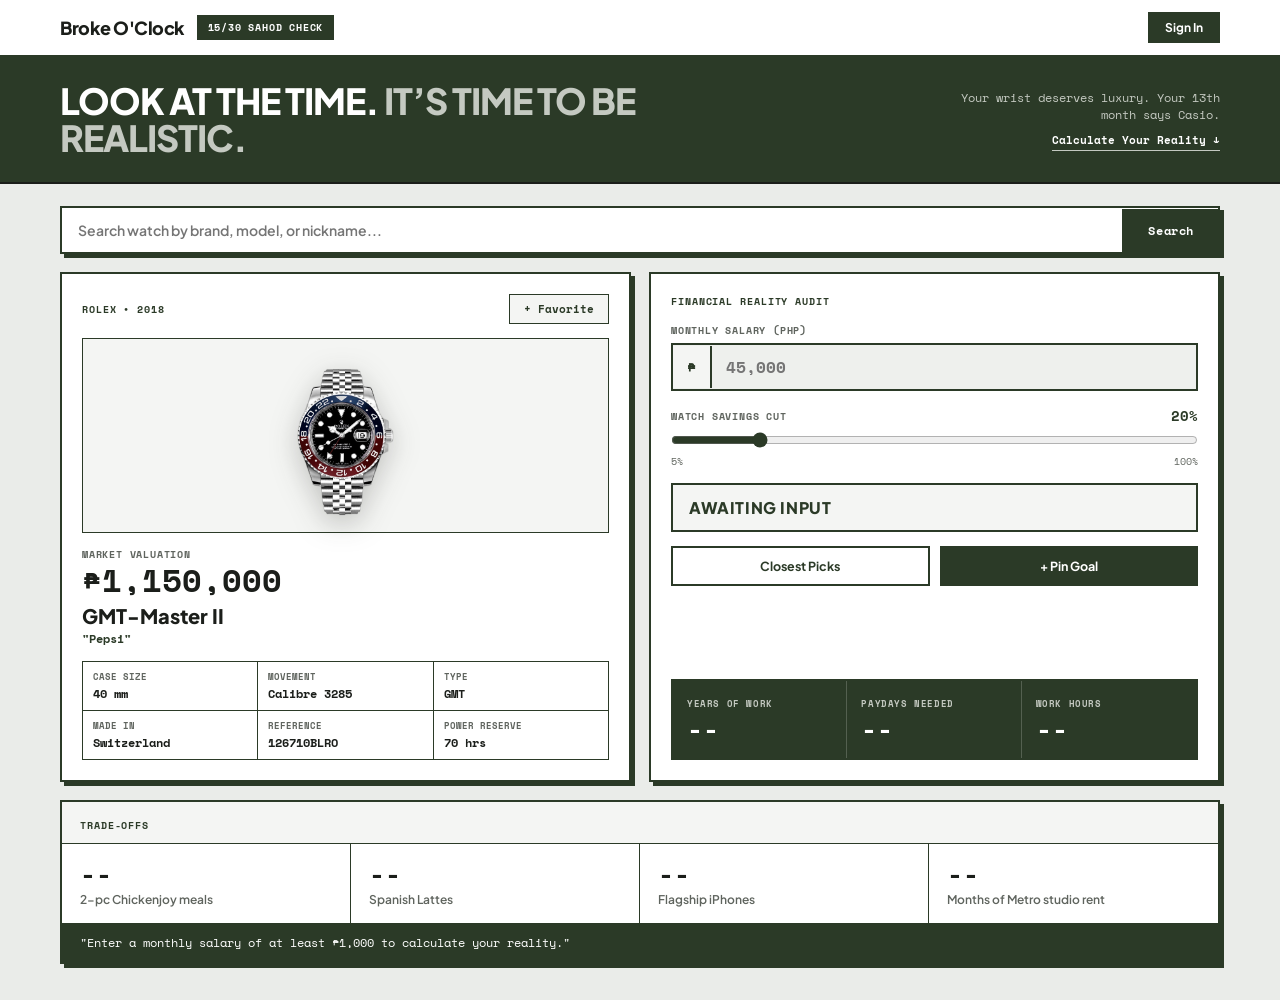
<file: index.html>
<!DOCTYPE html>
<html lang="en">
<head>
  <meta charset="UTF-8" />
  <meta name="viewport" content="width=device-width, initial-scale=1.0" />
  <title>Broke O'Clock — Salary to Watch Reality Check</title>
  <link rel="stylesheet" href="style.css" />
  <link rel="preconnect" href="https://fonts.googleapis.com">
  <link rel="preconnect" href="https://fonts.gstatic.com" crossorigin>
  <link href="https://fonts.googleapis.com/css2?family=Plus+Jakarta+Sans:wght@500;600;700;800&family=Space+Mono:wght@400;700&display=swap" rel="stylesheet">
</head>
<body class="app-body">

  <!-- Sticky Top Navigation Bar -->
  <header class="top-nav">
    <div class="nav-container">
      <div class="nav-left">
        <a href="#top" class="brand-logo">Broke O'Clock</a>
        <span class="sahod-pill">15/30 SAHOD CHECK</span>
      </div>

      <div class="nav-right">
        <button type="button" id="nav-favorites-btn" class="nav-outline-btn hidden">
          Favorites (<span id="favorites-count">0</span>)
        </button>
        <button type="button" id="nav-goals-btn" class="nav-outline-btn hidden">
          Grail Goals (<span id="goals-count">0</span>)
        </button>
        <span id="nav-user-badge" class="nav-user-pill hidden"></span>
        <button type="button" id="nav-auth-btn" class="nav-solid-btn">Sign In</button>
      </div>
    </div>
  </header>

  <!-- Compact Editorial Hero Banner -->
  <section id="top" class="hero-banner">
    <div class="hero-container">
      <h1 class="hero-title">
        LOOK AT THE TIME. <span class="hero-accent">IT’S TIME TO BE REALISTIC.</span>
      </h1>
      <div class="hero-side">
        <p class="hero-sub">
          Your wrist deserves luxury. Your 13th month says Casio.
        </p>
        <a href="#dashboard" class="hero-scroll-link">Calculate Your Reality ↓</a>
      </div>
    </div>
  </section>

  <!-- Main Calculator Workspace -->
  <main id="dashboard" class="workspace">
    <div class="workspace-container">

      <!-- Full-Width Search Bar -->
      <div class="search-box-wrap">
        <div class="search-bar">
          <input
            type="text"
            id="watch-search"
            placeholder="Search watch by brand, model, or nickname..."
            autocomplete="off"
          />
          <button type="button" id="search-btn" class="search-submit-btn">Search</button>
        </div>
        <div id="search-dropdown" class="search-results-list hidden"></div>
      </div>

      <!-- Two-Column Main Grid: Watch Card + Financial Reality Audit -->
      <div class="main-grid">

        <!-- Left Card: Selected Watch & Specifications -->
        <section class="brutal-card watch-panel">
          <div class="watch-panel-head">
            <span id="watch-brand-year" class="mono-meta">WATCH BRAND • YEAR</span>
            <button type="button" id="favorite-toggle-btn" class="fav-btn">+ Favorite</button>
          </div>

          <div class="watch-visual-stage">
            <img id="watch-img" src="" alt="Selected Watch" class="hidden" />
            <div id="image-placeholder" class="watch-placeholder">
              <span>Select a watch from search</span>
            </div>
          </div>

          <div class="watch-valuation-block">
            <span class="mono-micro">MARKET VALUATION</span>
            <div id="watch-price" class="valuation-amount">₱0</div>
            <h2 id="watch-model" class="watch-model-name">Select a watch</h2>
            <p id="watch-nickname" class="watch-nick-tag"></p>
          </div>

          <div class="specs-table">
            <div class="spec-cell">
              <span class="spec-lbl">CASE SIZE</span>
              <span id="spec-case" class="spec-val">-- mm</span>
            </div>
            <div class="spec-cell">
              <span class="spec-lbl">MOVEMENT</span>
              <span id="spec-movement" class="spec-val">--</span>
            </div>
            <div class="spec-cell">
              <span class="spec-lbl">TYPE</span>
              <span id="spec-category" class="spec-val">--</span>
            </div>
            <div class="spec-cell">
              <span class="spec-lbl">MADE IN</span>
              <span id="spec-origin" class="spec-val">--</span>
            </div>
            <div class="spec-cell">
              <span class="spec-lbl">REFERENCE</span>
              <span id="spec-ref" class="spec-val">--</span>
            </div>
            <div class="spec-cell">
              <span class="spec-lbl">POWER RESERVE</span>
              <span id="spec-reserve" class="spec-val">--</span>
            </div>
          </div>
        </section>

        <!-- Right Card: Financial Reality Audit -->
        <section class="brutal-card audit-panel">
          <div class="audit-top">
            <span class="mono-meta">FINANCIAL REALITY AUDIT</span>

            <div class="field-group">
              <label for="monthly-salary" class="mono-micro">MONTHLY SALARY (PHP)</label>
              <div class="salary-input-row">
                <span class="php-prefix">₱</span>
                <input type="number" id="monthly-salary" placeholder="45,000" min="1" />
              </div>
            </div>

            <div class="field-group">
              <div class="slider-header">
                <label for="savings-rate" class="mono-micro">WATCH SAVINGS CUT</label>
                <span id="savings-display" class="slider-readout">20%</span>
              </div>
              <input type="range" id="savings-rate" min="5" max="100" value="20" step="5" />
              <div class="slider-bounds">
                <span>5%</span>
                <span>100%</span>
              </div>
            </div>

            <div id="verdict-badge" class="verdict-banner">AWAITING INPUT</div>

            <div class="audit-actions-row">
              <button type="button" id="affordable-btn" class="action-outline-btn">Closest Picks</button>
              <button type="button" id="pin-goal-btn" class="action-solid-btn">+ Pin Goal</button>
            </div>
          </div>

          <div class="audit-stats-grid">
            <div class="audit-stat-box">
              <span class="stat-top-lbl">YEARS OF WORK</span>
              <span id="out-years" class="stat-big-num">--</span>
            </div>
            <div class="audit-stat-box">
              <span class="stat-top-lbl">PAYDAYS NEEDED</span>
              <span id="out-cutoffs" class="stat-big-num">--</span>
            </div>
            <div class="audit-stat-box">
              <span class="stat-top-lbl">WORK HOURS</span>
              <span id="out-hours" class="stat-big-num">--</span>
            </div>
          </div>
        </section>

      </div>

      <!-- Full-Width Bottom Card: Trade-Offs -->
      <section class="brutal-card tradeoffs-panel">
        <div class="tradeoffs-head-row">
          <span class="mono-meta">TRADE-OFFS</span>
        </div>

        <div id="equivalents-grid" class="tradeoffs-grid">
          <div class="tradeoff-cell">
            <span id="eq-chicken" class="tradeoff-num">--</span>
            <span class="tradeoff-desc">2-pc Chickenjoy meals</span>
          </div>
          <div class="tradeoff-cell">
            <span id="eq-coffee" class="tradeoff-num">--</span>
            <span class="tradeoff-desc">Spanish Lattes</span>
          </div>
          <div class="tradeoff-cell">
            <span id="eq-iphones" class="tradeoff-num">--</span>
            <span class="tradeoff-desc">Flagship iPhones</span>
          </div>
          <div class="tradeoff-cell">
            <span id="eq-rent" class="tradeoff-num">--</span>
            <span class="tradeoff-desc">Months of Metro studio rent</span>
          </div>
        </div>

        <div class="tradeoffs-quote-bar">
          <p id="humor-quote">"Enter your salary above to calculate your reality."</p>
        </div>
      </section>

    </div>
  </main>

  <!-- Slide-Over Drawer: Favorites & Grail Goals (Frame 3) -->
  <div id="ledger-backdrop" class="overlay-backdrop hidden">
    <aside class="ledger-drawer" aria-label="Favorites and Grail Goals">
      <div class="drawer-top-bar">
        <h2 class="drawer-heading">FAVORITES (<span id="drawer-fav-count">0</span>)</h2>
        <button type="button" id="ledger-close-btn" class="square-close-btn" aria-label="Close drawer">×</button>
      </div>

      <div class="drawer-scroll-area">
        <!-- Favorites Section -->
        <div id="drawer-favorites-section" class="drawer-section">
          <div id="favorites-list" class="favorites-ledger-list"></div>
        </div>

        <!-- Grail Goals Section -->
        <div id="drawer-goals-section" class="drawer-section">
          <div class="goals-section-header">
            <h3 class="drawer-subheading">MY GRAIL GOALS</h3>
            <span class="sahod-pill">15/30 SAHOD LEDGER</span>
          </div>
          <p id="goals-status-msg" class="drawer-helper-text"></p>
          <div id="goals-list" class="goals-ledger-list"></div>
        </div>
      </div>
    </aside>
  </div>

  <!-- Centered Modal: Top 5 Closest Watches (Frame 4) -->
  <div id="affordable-backdrop" class="overlay-backdrop centered-overlay hidden">
    <div class="brutal-modal">
      <div class="modal-header-block">
        <div class="modal-title-side">
          <span class="sahod-pill">REALISTIC TARGETS</span>
          <h2 class="modal-big-title">TOP 5 CLOSEST WATCHES</h2>
          <p id="affordable-summary" class="modal-sub-mono">Enter your salary to see your fastest targets.</p>
        </div>
        <button type="button" id="affordable-close-btn" class="square-close-btn" aria-label="Close modal">×</button>
      </div>

      <div id="affordable-list" class="closest-table-list"></div>
    </div>
  </div>

  <script src="app.js"></script>
</body>
</html>
</file>
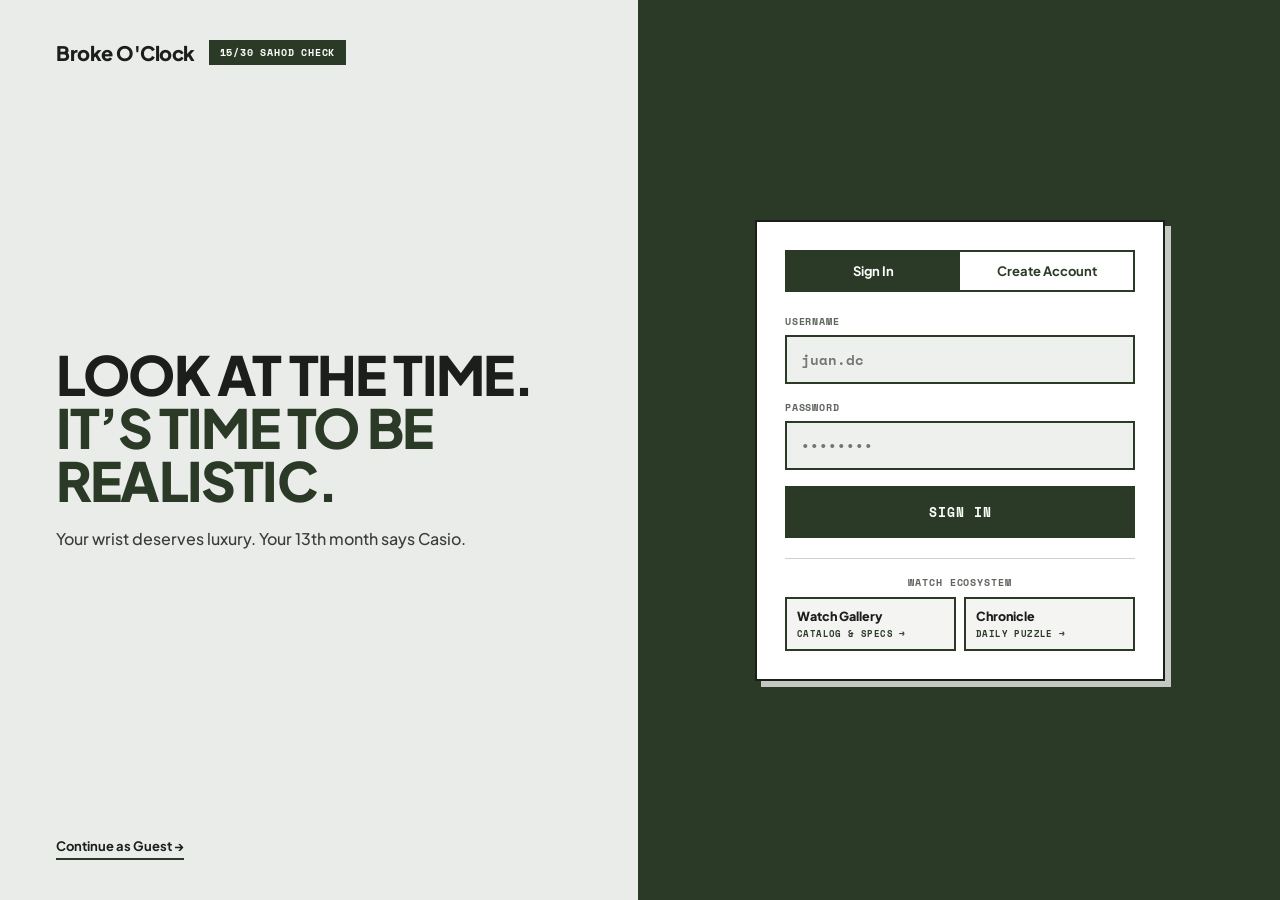
<file: login.html>
<!DOCTYPE html>
<html lang="en">
<head>
  <meta charset="UTF-8" />
  <meta name="viewport" content="width=device-width, initial-scale=1.0" />
  <title>Broke O'Clock — Sign In</title>
  <link rel="stylesheet" href="style.css" />
  <link rel="preconnect" href="https://fonts.googleapis.com">
  <link rel="preconnect" href="https://fonts.gstatic.com" crossorigin>
  <link href="https://fonts.googleapis.com/css2?family=Plus+Jakarta+Sans:wght@500;600;700;800&family=Space+Mono:wght@400;700&display=swap" rel="stylesheet">
</head>
<body class="login-body">

  <main class="login-split">
    <!-- Brand and pitch -->
    <section class="login-left">
      <div class="login-brand-row">
        <span class="login-brand-name">Broke O'Clock</span>
        <span class="sahod-pill">15/30 SAHOD CHECK</span>
      </div>

      <div class="login-hero-block">
        <h1 class="login-headline">
          LOOK AT THE TIME. <span class="headline-accent">IT’S TIME TO BE REALISTIC.</span>
        </h1>
        <p class="login-quote">
          Your wrist deserves luxury. Your 13th month says Casio.
        </p>
      </div>

      <div class="login-guest-row">
        <a href="index.html" id="guest-continue-link" class="guest-link">Continue as Guest →</a>
      </div>
    </section>

    <!-- Auth card -->
    <section class="login-right">
      <div class="auth-box">
        <div class="auth-tabs" role="tablist">
          <button type="button" id="tab-signin" class="auth-tab active" aria-selected="true">Sign In</button>
          <button type="button" id="tab-register" class="auth-tab" aria-selected="false">Create Account</button>
        </div>

        <form id="auth-form" class="auth-form">
          <div class="auth-field">
            <label for="auth-username">USERNAME</label>
            <input
              type="text"
              id="auth-username"
              placeholder="juan.dc"
              required
              minlength="3"
              maxlength="50"
              autocomplete="username"
            />
          </div>

          <div class="auth-field">
            <label for="auth-password">PASSWORD</label>
            <input
              type="password"
              id="auth-password"
              placeholder="••••••••"
              required
              minlength="4"
              maxlength="72"
              autocomplete="current-password"
            />
          </div>

          <div id="auth-message" class="auth-alert hidden" role="alert"></div>

          <button type="submit" id="auth-submit-btn" class="auth-submit">SIGN IN</button>
        </form>

        <!-- Ecosystem Switcher -->
        <div class="ecosystem-box">
          <span class="ecosystem-label">WATCH ECOSYSTEM</span>
          <div class="ecosystem-grid">
            <a href="https://watch-gallery-ph.vercel.app" target="_blank" rel="noopener noreferrer" class="ecosystem-link">
              <span class="ecosystem-name">Watch Gallery</span>
              <span class="ecosystem-desc">CATALOG &amp; SPECS &rarr;</span>
            </a>
            <a href="https://chronicle-ph.vercel.app" target="_blank" rel="noopener noreferrer" class="ecosystem-link">
              <span class="ecosystem-name">Chronicle</span>
              <span class="ecosystem-desc">DAILY PUZZLE &rarr;</span>
            </a>
          </div>
        </div>
      </div>
    </section>
  </main>

  <script src="app.js"></script>
</body>
</html>
</file>
<file: style.css>
:root {
  --c-olive: #2B3A27;
  --c-olive-deep: #1E291B;
  --c-cream: #FFFFFF;
  --c-parchment: #EAECE9;
  --c-input: #EEF0ED;
  --c-tile: #F4F5F3;
  --c-border-soft: #CDD1CB;
  --c-ink: #1B1E1A;
  --c-muted: #5F645E;
  --c-tan: #C4C9C1;
  --c-danger: #A62626;
  --c-danger-bg: #FBE9E9;

  --font-sans: 'Plus Jakarta Sans', sans-serif;
  --font-mono: 'Space Mono', monospace;
}

/* Base reset */
* {
  box-sizing: border-box;
  margin: 0;
  padding: 0;
}

.hidden {
  display: none !important;
}

html {
  scroll-behavior: smooth;
}

body {
  background-color: var(--c-parchment);
  color: var(--c-ink);
  font-family: var(--font-sans);
  min-height: 100vh;
}

/* Split-screen login page */
.login-body {
  background-color: var(--c-parchment);
  min-height: 100vh;
}

.login-split {
  display: grid;
  grid-template-columns: 1fr 1fr;
  min-height: 100vh;
}

.login-left {
  background-color: var(--c-parchment);
  padding: 40px 56px;
  display: flex;
  flex-direction: column;
  justify-content: space-between;
  border-right: 2px solid var(--c-olive);
}

.login-brand-row {
  display: flex;
  align-items: center;
  gap: 14px;
}

.login-brand-name {
  font-size: 20px;
  font-weight: 800;
  letter-spacing: -0.5px;
  color: var(--c-ink);
}

.sahod-pill {
  display: inline-block;
  font-family: var(--font-mono);
  font-size: 10px;
  font-weight: 700;
  letter-spacing: 0.8px;
  text-transform: uppercase;
  background-color: var(--c-olive);
  color: var(--c-cream);
  border: 1.5px solid var(--c-olive);
  padding: 4px 10px;
}

.login-hero-block {
  max-width: 520px;
}

.login-headline {
  font-size: 54px;
  font-weight: 800;
  line-height: 0.98;
  letter-spacing: -1.8px;
  color: var(--c-ink);
  margin-bottom: 20px;
}

.headline-accent {
  color: var(--c-olive);
  display: block;
}

.login-quote {
  font-size: 16px;
  font-weight: 500;
  line-height: 1.5;
  color: var(--c-ink);
  opacity: 0.85;
}

.guest-link {
  display: inline-block;
  font-size: 13px;
  font-weight: 700;
  color: var(--c-ink);
  text-decoration: none;
  border-bottom: 2px solid var(--c-olive);
  padding-bottom: 4px;
  transition: opacity 0.15s;
}

.guest-link:hover {
  opacity: 0.7;
}

.login-right {
  background-color: var(--c-olive);
  padding: 40px;
  display: flex;
  align-items: center;
  justify-content: center;
}

.auth-box {
  width: 100%;
  max-width: 410px;
  background-color: var(--c-cream);
  border: 2px solid var(--c-ink);
  box-shadow: 6px 6px 0 var(--c-tan);
  padding: 28px;
}

.auth-tabs {
  display: grid;
  grid-template-columns: 1fr 1fr;
  border: 2px solid var(--c-olive);
  margin-bottom: 22px;
}

.auth-tab {
  background-color: var(--c-cream);
  color: var(--c-olive);
  border: none;
  padding: 11px 12px;
  font-family: var(--font-sans);
  font-size: 13px;
  font-weight: 700;
  cursor: pointer;
  transition: background-color 0.15s, color 0.15s;
}

.auth-tab.active {
  background-color: var(--c-olive);
  color: var(--c-cream);
}

.auth-form {
  display: flex;
  flex-direction: column;
  gap: 16px;
}

.auth-field {
  display: flex;
  flex-direction: column;
  gap: 6px;
}

.auth-field label {
  font-family: var(--font-mono);
  font-size: 10px;
  font-weight: 700;
  letter-spacing: 0.8px;
  color: var(--c-muted);
}

.auth-field input {
  width: 100%;
  padding: 12px 14px;
  background-color: var(--c-input);
  border: 2px solid var(--c-olive);
  font-family: var(--font-mono);
  font-size: 14px;
  font-weight: 700;
  color: var(--c-ink);
  outline: none;
}

.auth-field input:focus {
  background-color: #FFFFFF;
}

.auth-alert {
  font-family: var(--font-mono);
  font-size: 11px;
  font-weight: 700;
  padding: 10px 12px;
  border: 1.5px solid var(--c-danger);
  background-color: var(--c-danger-bg);
  color: var(--c-danger);
}

.auth-alert.success {
  border-color: var(--c-olive);
  background-color: var(--c-tile);
  color: var(--c-olive);
}

.auth-submit {
  width: 100%;
  padding: 14px;
  background-color: var(--c-olive);
  color: var(--c-cream);
  border: 2px solid var(--c-olive);
  font-family: var(--font-mono);
  font-size: 13px;
  font-weight: 700;
  letter-spacing: 1px;
  cursor: pointer;
  transition: background-color 0.15s;
}

.auth-submit:hover {
  background-color: var(--c-olive-deep);
}

.auth-submit:disabled {
  opacity: 0.6;
  cursor: not-allowed;
}

/* Ecosystem switcher */
.ecosystem-box {
  margin-top: 20px;
  padding-top: 16px;
  border-top: 1.5px solid var(--c-border-soft);
  display: flex;
  flex-direction: column;
  gap: 8px;
}

.ecosystem-label {
  font-family: var(--font-mono);
  font-size: 9.5px;
  font-weight: 700;
  letter-spacing: 0.9px;
  color: var(--c-muted);
  text-align: center;
}

.ecosystem-grid {
  display: grid;
  grid-template-columns: 1fr 1fr;
  gap: 8px;
}

.ecosystem-link {
  background-color: var(--c-tile);
  border: 2px solid var(--c-olive);
  padding: 9px 10px;
  text-decoration: none;
  display: flex;
  flex-direction: column;
  gap: 3px;
  transition: background-color 0.15s, color 0.15s;
}

.ecosystem-link:hover {
  background-color: var(--c-olive);
}

.ecosystem-name {
  font-size: 12.5px;
  font-weight: 800;
  color: var(--c-ink);
  transition: color 0.15s;
}

.ecosystem-desc {
  font-family: var(--font-mono);
  font-size: 9px;
  font-weight: 700;
  letter-spacing: 0.4px;
  color: var(--c-olive);
  transition: color 0.15s;
}

.ecosystem-link:hover .ecosystem-name {
  color: var(--c-cream);
}

.ecosystem-link:hover .ecosystem-desc {
  color: var(--c-tan);
}

/* Sticky top navigation */
.top-nav {
  position: sticky;
  top: 0;
  z-index: 900;
  background-color: var(--c-cream);
  border-bottom: 2px solid var(--c-olive);
  padding: 12px 24px;
}

.nav-container {
  max-width: 1160px;
  margin: 0 auto;
  display: flex;
  justify-content: space-between;
  align-items: center;
  gap: 16px;
}

.nav-left {
  display: flex;
  align-items: center;
  gap: 12px;
}

.brand-logo {
  font-size: 18px;
  font-weight: 800;
  letter-spacing: -0.5px;
  color: var(--c-ink);
  text-decoration: none;
}

.nav-right {
  display: flex;
  align-items: center;
  gap: 8px;
}

.nav-outline-btn {
  background-color: var(--c-cream);
  color: var(--c-ink);
  border: 1.5px solid var(--c-olive);
  padding: 7px 14px;
  font-family: var(--font-sans);
  font-size: 12px;
  font-weight: 700;
  cursor: pointer;
  transition: background-color 0.15s;
}

.nav-outline-btn:hover {
  background-color: var(--c-tile);
}

.nav-user-pill {
  font-family: var(--font-mono);
  font-size: 11px;
  font-weight: 700;
  color: var(--c-olive);
  background-color: var(--c-tile);
  border: 1.5px solid var(--c-olive);
  padding: 7px 12px;
}

.nav-solid-btn {
  background-color: var(--c-olive);
  color: var(--c-cream);
  border: 1.5px solid var(--c-olive);
  padding: 7px 16px;
  font-family: var(--font-sans);
  font-size: 12px;
  font-weight: 700;
  cursor: pointer;
  transition: background-color 0.15s;
}

.nav-solid-btn:hover {
  background-color: var(--c-olive-deep);
}

/* Hero banner */
.hero-banner {
  background-color: var(--c-olive);
  color: var(--c-cream);
  border-bottom: 2px solid var(--c-ink);
  padding: 26px 24px;
}

.hero-container {
  max-width: 1160px;
  margin: 0 auto;
  display: flex;
  justify-content: space-between;
  align-items: center;
  gap: 24px;
}

.hero-title {
  font-size: 36px;
  font-weight: 800;
  line-height: 1.02;
  letter-spacing: -1px;
  color: var(--c-cream);
  max-width: 650px;
}

.hero-accent {
  color: var(--c-tan);
}

.hero-side {
  display: flex;
  flex-direction: column;
  align-items: flex-end;
  text-align: right;
  gap: 8px;
}

.hero-sub {
  font-family: var(--font-mono);
  font-size: 12px;
  color: var(--c-tan);
  max-width: 280px;
  line-height: 1.45;
}

.hero-scroll-link {
  font-family: var(--font-mono);
  font-size: 11px;
  font-weight: 700;
  color: var(--c-cream);
  text-decoration: none;
  border-bottom: 1.5px solid var(--c-tan);
  padding-bottom: 2px;
}

.hero-scroll-link:hover {
  color: var(--c-tan);
}

/* Main workspace and cards */
.workspace {
  padding: 22px 24px 36px 24px;
}

.workspace-container {
  max-width: 1160px;
  margin: 0 auto;
  display: flex;
  flex-direction: column;
  gap: 18px;
}

.brutal-card {
  background-color: var(--c-cream);
  border: 2px solid var(--c-olive);
  box-shadow: 4px 4px 0 var(--c-olive);
}

.mono-meta {
  font-family: var(--font-mono);
  font-size: 10px;
  font-weight: 700;
  letter-spacing: 0.9px;
  text-transform: uppercase;
  color: var(--c-olive);
}

.mono-micro {
  font-family: var(--font-mono);
  font-size: 9.5px;
  font-weight: 700;
  letter-spacing: 0.8px;
  text-transform: uppercase;
  color: var(--c-muted);
}

/* Search bar */
.search-box-wrap {
  position: relative;
  background-color: var(--c-cream);
  border: 2px solid var(--c-olive);
  box-shadow: 4px 4px 0 var(--c-olive);
}

.search-bar {
  display: flex;
  align-items: center;
}

.search-prefix {
  font-family: var(--font-mono);
  font-size: 10px;
  font-weight: 700;
  letter-spacing: 0.8px;
  color: var(--c-muted);
  padding: 0 14px;
  border-right: 1.5px solid var(--c-border-soft);
}

#watch-search {
  flex: 1;
  padding: 13px 16px;
  border: none;
  background: transparent;
  font-family: var(--font-sans);
  font-size: 14px;
  font-weight: 600;
  color: var(--c-ink);
  outline: none;
}

.search-submit-btn {
  background-color: var(--c-olive);
  color: var(--c-cream);
  border: none;
  border-left: 2px solid var(--c-olive);
  padding: 13px 24px;
  font-family: var(--font-mono);
  font-size: 12px;
  font-weight: 700;
  letter-spacing: 0.6px;
  cursor: pointer;
}

.search-submit-btn:hover {
  background-color: var(--c-olive-deep);
}

.search-results-list {
  border-top: 2px solid var(--c-olive);
  max-height: 220px;
  overflow-y: auto;
  background-color: var(--c-cream);
}

.search-result-row {
  padding: 11px 16px;
  border-bottom: 1px solid var(--c-border-soft);
  display: flex;
  justify-content: space-between;
  align-items: center;
  gap: 12px;
  cursor: pointer;
  font-size: 13px;
  transition: background-color 0.12s, color 0.12s;
}

.search-result-row:last-child {
  border-bottom: none;
}

.search-result-row:hover {
  background-color: var(--c-olive);
  color: var(--c-cream);
}

.search-result-price {
  font-family: var(--font-mono);
  font-size: 12px;
  font-weight: 700;
}

/* Main two-column grid */
.main-grid {
  display: grid;
  grid-template-columns: 1fr 1fr;
  gap: 18px;
  align-items: stretch;
}

/* Watch display panel */
.watch-panel {
  padding: 20px;
  display: flex;
  flex-direction: column;
  justify-content: space-between;
  gap: 14px;
}

.watch-panel-head {
  display: flex;
  justify-content: space-between;
  align-items: center;
}

.fav-btn {
  background-color: var(--c-tile);
  color: var(--c-olive);
  border: 1.5px solid var(--c-olive);
  padding: 6px 14px;
  font-family: var(--font-mono);
  font-size: 11px;
  font-weight: 700;
  cursor: pointer;
  transition: background-color 0.15s, color 0.15s;
}

.fav-btn:hover {
  background-color: var(--c-input);
}

.fav-btn.is-saved {
  background-color: var(--c-olive);
  color: var(--c-cream);
}

.watch-visual-stage {
  height: 195px;
  background-color: var(--c-tile);
  border: 1.5px solid var(--c-olive);
  display: flex;
  align-items: center;
  justify-content: center;
  padding: 12px;
}

.watch-visual-stage img {
  max-width: 165px;
  max-height: 165px;
  object-fit: contain;
  filter: drop-shadow(0 8px 14px rgba(35, 34, 30, 0.25));
}

.watch-placeholder {
  font-family: var(--font-mono);
  font-size: 11px;
  color: var(--c-muted);
}

.watch-valuation-block {
  display: flex;
  flex-direction: column;
  gap: 2px;
}

.valuation-amount {
  font-family: var(--font-mono);
  font-size: 32px;
  font-weight: 700;
  color: var(--c-ink);
  line-height: 1.1;
}

.watch-model-name {
  font-size: 20px;
  font-weight: 800;
  color: var(--c-ink);
  margin-top: 2px;
}

.watch-nick-tag {
  font-family: var(--font-mono);
  font-size: 12px;
  font-weight: 700;
  color: var(--c-olive);
  min-height: 16px;
}

/* Watch specs table */
.specs-table {
  display: grid;
  grid-template-columns: repeat(3, 1fr);
  border-top: 1.5px solid var(--c-olive);
  border-left: 1.5px solid var(--c-olive);
}

.spec-cell {
  border-right: 1.5px solid var(--c-olive);
  border-bottom: 1.5px solid var(--c-olive);
  padding: 8px 10px;
  background-color: var(--c-cream);
  display: flex;
  flex-direction: column;
  gap: 2px;
}

.spec-lbl {
  font-family: var(--font-mono);
  font-size: 8.5px;
  font-weight: 700;
  color: var(--c-muted);
}

.spec-val {
  font-family: var(--font-mono);
  font-size: 11.5px;
  font-weight: 700;
  color: var(--c-ink);
  white-space: nowrap;
  overflow: hidden;
  text-overflow: ellipsis;
}

/* Financial audit panel */
.audit-panel {
  padding: 20px;
  display: flex;
  flex-direction: column;
  justify-content: space-between;
  gap: 18px;
}

.audit-top {
  display: flex;
  flex-direction: column;
  gap: 14px;
}

.field-group {
  display: flex;
  flex-direction: column;
  gap: 6px;
}

.salary-input-row {
  display: flex;
  align-items: center;
  border: 2px solid var(--c-olive);
  background-color: var(--c-input);
}

.php-prefix {
  font-family: var(--font-mono);
  font-size: 15px;
  font-weight: 700;
  color: var(--c-olive);
  padding: 10px 14px;
  border-right: 2px solid var(--c-olive);
  background-color: var(--c-tile);
}

.salary-input-row input {
  flex: 1;
  padding: 10px 14px;
  border: none;
  background: transparent;
  font-family: var(--font-mono);
  font-size: 16px;
  font-weight: 700;
  color: var(--c-ink);
  outline: none;
}

.slider-header {
  display: flex;
  justify-content: space-between;
  align-items: center;
}

.slider-readout {
  font-family: var(--font-mono);
  font-size: 14px;
  font-weight: 700;
  color: var(--c-olive);
}

input[type="range"] {
  width: 100%;
  accent-color: var(--c-olive);
  cursor: pointer;
}

.slider-bounds {
  display: flex;
  justify-content: space-between;
  font-family: var(--font-mono);
  font-size: 10px;
  color: var(--c-muted);
}

.verdict-banner {
  background-color: var(--c-tile);
  color: var(--c-olive);
  border: 2px solid var(--c-olive);
  padding: 12px 16px;
  font-size: 16px;
  font-weight: 800;
  letter-spacing: 0.6px;
  text-transform: uppercase;
}

.verdict-banner.verdict-alert {
  background-color: var(--c-olive);
  color: var(--c-cream);
}

.audit-actions-row {
  display: grid;
  grid-template-columns: 1fr 1fr;
  gap: 10px;
}

.action-outline-btn {
  background-color: var(--c-cream);
  color: var(--c-olive);
  border: 2px solid var(--c-olive);
  padding: 10px 12px;
  font-family: var(--font-sans);
  font-size: 12.5px;
  font-weight: 700;
  cursor: pointer;
  transition: background-color 0.15s;
}

.action-outline-btn:hover {
  background-color: var(--c-tile);
}

.action-solid-btn {
  background-color: var(--c-olive);
  color: var(--c-cream);
  border: 2px solid var(--c-olive);
  padding: 10px 12px;
  font-family: var(--font-sans);
  font-size: 12.5px;
  font-weight: 700;
  cursor: pointer;
  transition: background-color 0.15s;
}

.action-solid-btn:hover {
  background-color: var(--c-olive-deep);
}

/* Audit readout banner */
.audit-stats-grid {
  display: grid;
  grid-template-columns: repeat(3, 1fr);
  background-color: var(--c-olive);
  color: var(--c-cream);
  border: 2px solid var(--c-olive);
}

.audit-stat-box {
  padding: 16px 14px;
  border-right: 1px solid rgba(252, 250, 246, 0.2);
  display: flex;
  flex-direction: column;
  gap: 6px;
}

.audit-stat-box:last-child {
  border-right: none;
}

.stat-top-lbl {
  font-family: var(--font-mono);
  font-size: 9px;
  font-weight: 700;
  letter-spacing: 0.6px;
  color: var(--c-tan);
}

.stat-big-num {
  font-family: var(--font-mono);
  font-size: 26px;
  font-weight: 700;
  color: var(--c-cream);
  line-height: 1;
}

/* Trade-offs comparison card */
.tradeoffs-panel {
  overflow: hidden;
}

.tradeoffs-head-row {
  padding: 10px 18px;
  border-bottom: 1.5px solid var(--c-olive);
  background-color: var(--c-tile);
}

.tradeoffs-grid {
  display: grid;
  grid-template-columns: repeat(4, 1fr);
}

.tradeoff-cell {
  padding: 16px 18px;
  border-right: 1.5px solid var(--c-olive);
  display: flex;
  flex-direction: column;
  gap: 4px;
}

.tradeoff-cell:last-child {
  border-right: none;
}

.tradeoff-num {
  font-family: var(--font-mono);
  font-size: 26px;
  font-weight: 700;
  color: var(--c-ink);
  line-height: 1.1;
}

.tradeoff-desc {
  font-size: 12px;
  font-weight: 600;
  color: var(--c-muted);
}

.tradeoffs-quote-bar {
  background-color: var(--c-olive);
  color: var(--c-cream);
  padding: 11px 18px;
  font-family: var(--font-mono);
  font-size: 11.5px;
}

/* Drawer and modal overlays */
.overlay-backdrop {
  position: fixed;
  inset: 0;
  background-color: rgba(30, 41, 27, 0.65);
  z-index: 1500;
  display: flex;
  justify-content: flex-end;
}

.centered-overlay {
  align-items: center;
  justify-content: center;
  padding: 20px;
}

.square-close-btn {
  width: 34px;
  height: 34px;
  background-color: var(--c-cream);
  color: var(--c-olive);
  border: 2px solid var(--c-olive);
  font-family: var(--font-mono);
  font-size: 18px;
  font-weight: 700;
  cursor: pointer;
  display: flex;
  align-items: center;
  justify-content: center;
  flex-shrink: 0;
}

.square-close-btn:hover {
  background-color: var(--c-olive);
  color: var(--c-cream);
}

/* Favorites and goals drawer */
.ledger-drawer {
  width: 100%;
  max-width: 560px;
  height: 100vh;
  background-color: var(--c-cream);
  border-left: 2px solid var(--c-olive);
  display: flex;
  flex-direction: column;
}

.drawer-top-bar {
  padding: 18px 24px;
  border-bottom: 2px solid var(--c-olive);
  display: flex;
  justify-content: space-between;
  align-items: center;
  background-color: var(--c-tile);
}

.drawer-heading {
  font-size: 18px;
  font-weight: 800;
  letter-spacing: -0.3px;
}

.drawer-scroll-area {
  padding: 20px 24px 32px 24px;
  overflow-y: auto;
  display: flex;
  flex-direction: column;
  gap: 24px;
}

.drawer-section {
  display: flex;
  flex-direction: column;
  gap: 12px;
}

.favorites-ledger-list {
  display: flex;
  flex-direction: column;
  border-top: 1.5px solid var(--c-olive);
}

.fav-ledger-row {
  padding: 11px 0;
  border-bottom: 1.5px solid var(--c-border-soft);
  display: flex;
  justify-content: space-between;
  align-items: center;
  gap: 10px;
}

.fav-ledger-info {
  display: flex;
  flex-direction: column;
  gap: 2px;
}

.fav-ledger-title {
  font-size: 13.5px;
  font-weight: 700;
  color: var(--c-ink);
}

.fav-ledger-price {
  font-family: var(--font-mono);
  font-size: 11px;
  color: var(--c-muted);
}

.fav-ledger-btns {
  display: flex;
  gap: 6px;
}

.mini-brutal-btn {
  background-color: var(--c-cream);
  color: var(--c-ink);
  border: 1.5px solid var(--c-olive);
  padding: 5px 10px;
  font-family: var(--font-mono);
  font-size: 11px;
  font-weight: 700;
  cursor: pointer;
}

.mini-brutal-btn:hover {
  background-color: var(--c-olive);
  color: var(--c-cream);
}

.mini-remove-btn {
  background-color: var(--c-cream);
  color: var(--c-danger);
  border: 1.5px solid var(--c-danger);
  padding: 5px 9px;
  font-family: var(--font-mono);
  font-size: 11px;
  font-weight: 700;
  cursor: pointer;
}

.mini-remove-btn:hover {
  background-color: var(--c-danger);
  color: var(--c-cream);
}

.goals-section-header {
  display: flex;
  justify-content: space-between;
  align-items: center;
  padding-top: 6px;
  border-top: 2px solid var(--c-olive);
}

.drawer-subheading {
  font-size: 16px;
  font-weight: 800;
}

.drawer-helper-text {
  font-family: var(--font-mono);
  font-size: 11px;
  color: var(--c-muted);
}

.goals-ledger-list {
  display: flex;
  flex-direction: column;
  gap: 14px;
}

.goal-brutal-card {
  background-color: var(--c-cream);
  border: 2px solid var(--c-olive);
  box-shadow: 4px 4px 0 var(--c-olive);
  padding: 16px;
  display: flex;
  flex-direction: column;
  gap: 12px;
}

.goal-card-top {
  display: flex;
  justify-content: space-between;
  align-items: flex-start;
  gap: 10px;
}

.goal-card-title {
  font-size: 15px;
  font-weight: 800;
  color: var(--c-ink);
}

.goal-verdict-tag {
  font-family: var(--font-mono);
  font-size: 9px;
  font-weight: 700;
  text-transform: uppercase;
  background-color: var(--c-olive);
  color: var(--c-cream);
  padding: 4px 8px;
  flex-shrink: 0;
}

.goal-metrics-row {
  display: grid;
  grid-template-columns: repeat(3, 1fr);
  gap: 8px;
}

.goal-metric-item {
  display: flex;
  flex-direction: column;
  gap: 2px;
}

.goal-metric-lbl {
  font-family: var(--font-mono);
  font-size: 8.5px;
  color: var(--c-muted);
}

.goal-metric-val {
  font-family: var(--font-mono);
  font-size: 11px;
  font-weight: 700;
  color: var(--c-ink);
}

.goal-progress-block {
  display: flex;
  flex-direction: column;
  gap: 5px;
}

.goal-progress-text {
  display: flex;
  justify-content: space-between;
  font-family: var(--font-mono);
  font-size: 11px;
  font-weight: 700;
}

.goal-bar-track {
  width: 100%;
  height: 10px;
  background-color: var(--c-input);
  border: 1.5px solid var(--c-olive);
}

.goal-bar-fill {
  height: 100%;
  background-color: var(--c-olive);
  transition: width 0.25s ease;
}

.goal-card-actions {
  display: flex;
  gap: 8px;
}

.goal-deposit-btn {
  flex: 1;
  background-color: var(--c-olive);
  color: var(--c-cream);
  border: 1.5px solid var(--c-olive);
  padding: 8px 10px;
  font-family: var(--font-mono);
  font-size: 10.5px;
  font-weight: 700;
  cursor: pointer;
}

.goal-deposit-btn:hover {
  background-color: var(--c-olive-deep);
}

.goal-deposit-btn:disabled {
  background-color: var(--c-tile);
  color: var(--c-olive);
  border-color: var(--c-border-soft);
  cursor: not-allowed;
}

.goal-load-btn {
  background-color: var(--c-cream);
  color: var(--c-ink);
  border: 1.5px solid var(--c-olive);
  padding: 8px 10px;
  font-family: var(--font-mono);
  font-size: 10.5px;
  font-weight: 700;
  cursor: pointer;
}

.goal-load-btn:hover {
  background-color: var(--c-tile);
}

.goal-remove-btn {
  background-color: var(--c-cream);
  color: var(--c-danger);
  border: 1.5px solid var(--c-danger);
  padding: 8px 10px;
  font-family: var(--font-mono);
  font-size: 10.5px;
  font-weight: 700;
  cursor: pointer;
}

.goal-remove-btn:hover {
  background-color: var(--c-danger);
  color: var(--c-cream);
}

/* Goal plan editor */
.goal-edit-btn {
  background-color: var(--c-cream);
  color: var(--c-olive);
  border: 1.5px solid var(--c-olive);
  padding: 8px 10px;
  font-family: var(--font-mono);
  font-size: 10.5px;
  font-weight: 700;
  cursor: pointer;
}

.goal-edit-btn:hover {
  background-color: var(--c-tile);
}

.goal-edit-panel {
  background-color: var(--c-tile);
  border: 1.5px solid var(--c-olive);
  padding: 10px;
  display: flex;
  flex-direction: column;
  gap: 8px;
}

.goal-edit-inputs {
  display: grid;
  grid-template-columns: 1.4fr 1fr;
  gap: 8px;
}

.goal-edit-field {
  display: flex;
  flex-direction: column;
  gap: 3px;
}

.goal-edit-field label {
  font-family: var(--font-mono);
  font-size: 8.5px;
  font-weight: 700;
  color: var(--c-muted);
}

.goal-edit-field input {
  width: 100%;
  padding: 6px 8px;
  background-color: var(--c-input);
  border: 1.5px solid var(--c-olive);
  font-family: var(--font-mono);
  font-size: 11.5px;
  font-weight: 700;
  color: var(--c-ink);
  outline: none;
}

.goal-edit-btns {
  display: flex;
  gap: 6px;
  justify-content: flex-end;
}

/* Closest watches modal */
.brutal-modal {
  width: 100%;
  max-width: 720px;
  background-color: var(--c-cream);
  border: 2px solid var(--c-olive);
  box-shadow: 6px 6px 0 var(--c-olive);
  overflow: hidden;
}

.modal-header-block {
  padding: 20px 24px;
  border-bottom: 2px solid var(--c-olive);
  display: flex;
  justify-content: space-between;
  align-items: flex-start;
  gap: 16px;
}

.modal-title-side {
  display: flex;
  flex-direction: column;
  gap: 6px;
}

.modal-big-title {
  font-size: 24px;
  font-weight: 800;
  letter-spacing: -0.5px;
  color: var(--c-ink);
}

.modal-sub-mono {
  font-family: var(--font-mono);
  font-size: 11.5px;
  color: var(--c-muted);
}

.closest-table-list {
  display: flex;
  flex-direction: column;
}

.closest-row {
  padding: 14px 24px;
  border-bottom: 1.5px solid var(--c-olive);
  display: flex;
  align-items: center;
  justify-content: space-between;
  gap: 14px;
}

.closest-row:last-child {
  border-bottom: none;
}

.closest-left {
  display: flex;
  align-items: center;
  gap: 14px;
}

.rank-square {
  width: 36px;
  height: 36px;
  background-color: var(--c-olive);
  color: var(--c-cream);
  font-family: var(--font-mono);
  font-size: 12px;
  font-weight: 700;
  display: flex;
  align-items: center;
  justify-content: center;
  flex-shrink: 0;
}

.rank-square.rank-first {
  background-color: var(--c-tile);
  color: var(--c-olive);
  border: 2px solid var(--c-olive);
}

.closest-watch-info {
  display: flex;
  flex-direction: column;
  gap: 2px;
}

.closest-watch-title {
  font-size: 14px;
  font-weight: 800;
  color: var(--c-ink);
}

.closest-watch-sub {
  font-family: var(--font-mono);
  font-size: 11px;
  color: var(--c-muted);
}

.closest-right {
  display: flex;
  align-items: center;
  gap: 10px;
  flex-shrink: 0;
}

.years-badge {
  background-color: var(--c-olive);
  color: var(--c-cream);
  font-family: var(--font-mono);
  font-size: 11.5px;
  font-weight: 700;
  padding: 7px 12px;
}

.closest-load-btn {
  background-color: var(--c-cream);
  color: var(--c-ink);
  border: 1.5px solid var(--c-olive);
  padding: 6px 12px;
  font-family: var(--font-sans);
  font-size: 12px;
  font-weight: 700;
  cursor: pointer;
}

.closest-load-btn:hover {
  background-color: var(--c-tile);
}

/* Responsive layout */
@media (max-width: 900px) {
  .login-split,
  .main-grid {
    grid-template-columns: 1fr;
  }

  .hero-container {
    flex-direction: column;
    align-items: flex-start;
  }

  .hero-side {
    align-items: flex-start;
    text-align: left;
  }

  .tradeoffs-grid {
    grid-template-columns: repeat(2, 1fr);
  }
}
</file>
